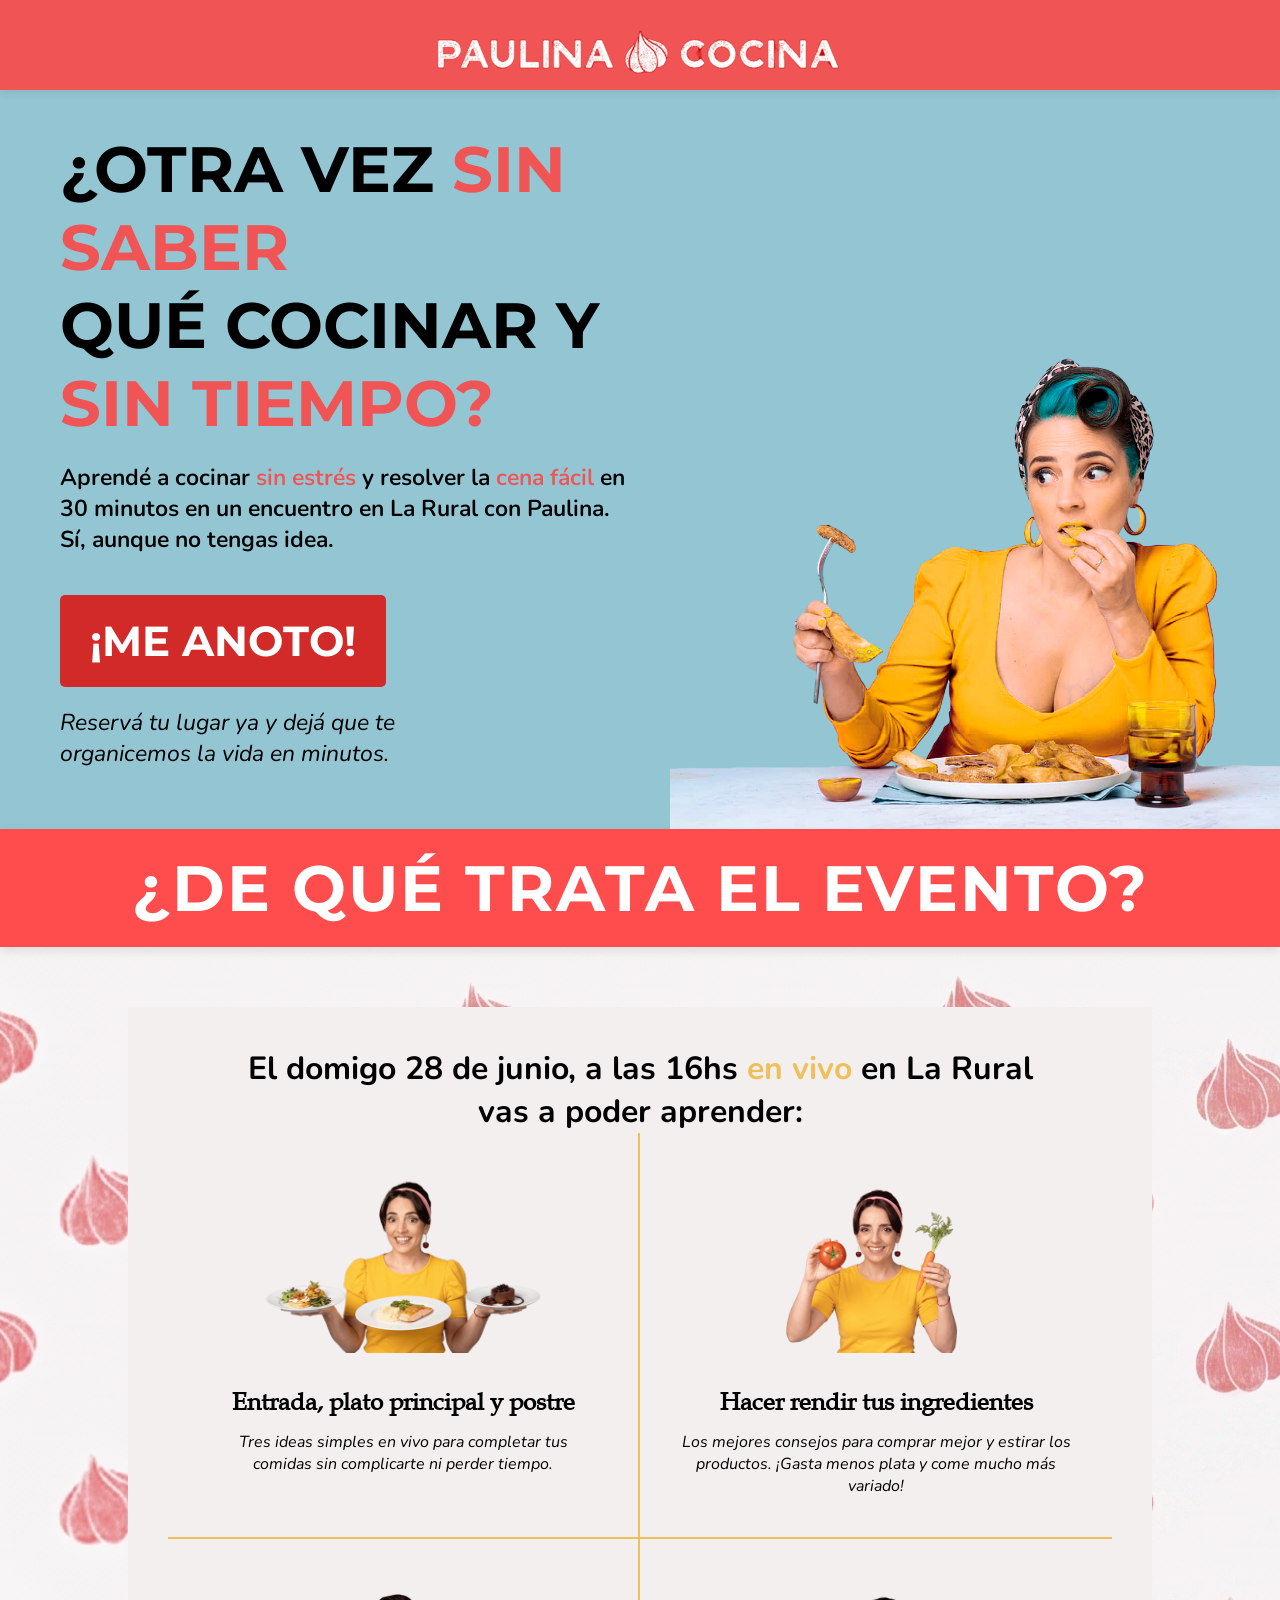
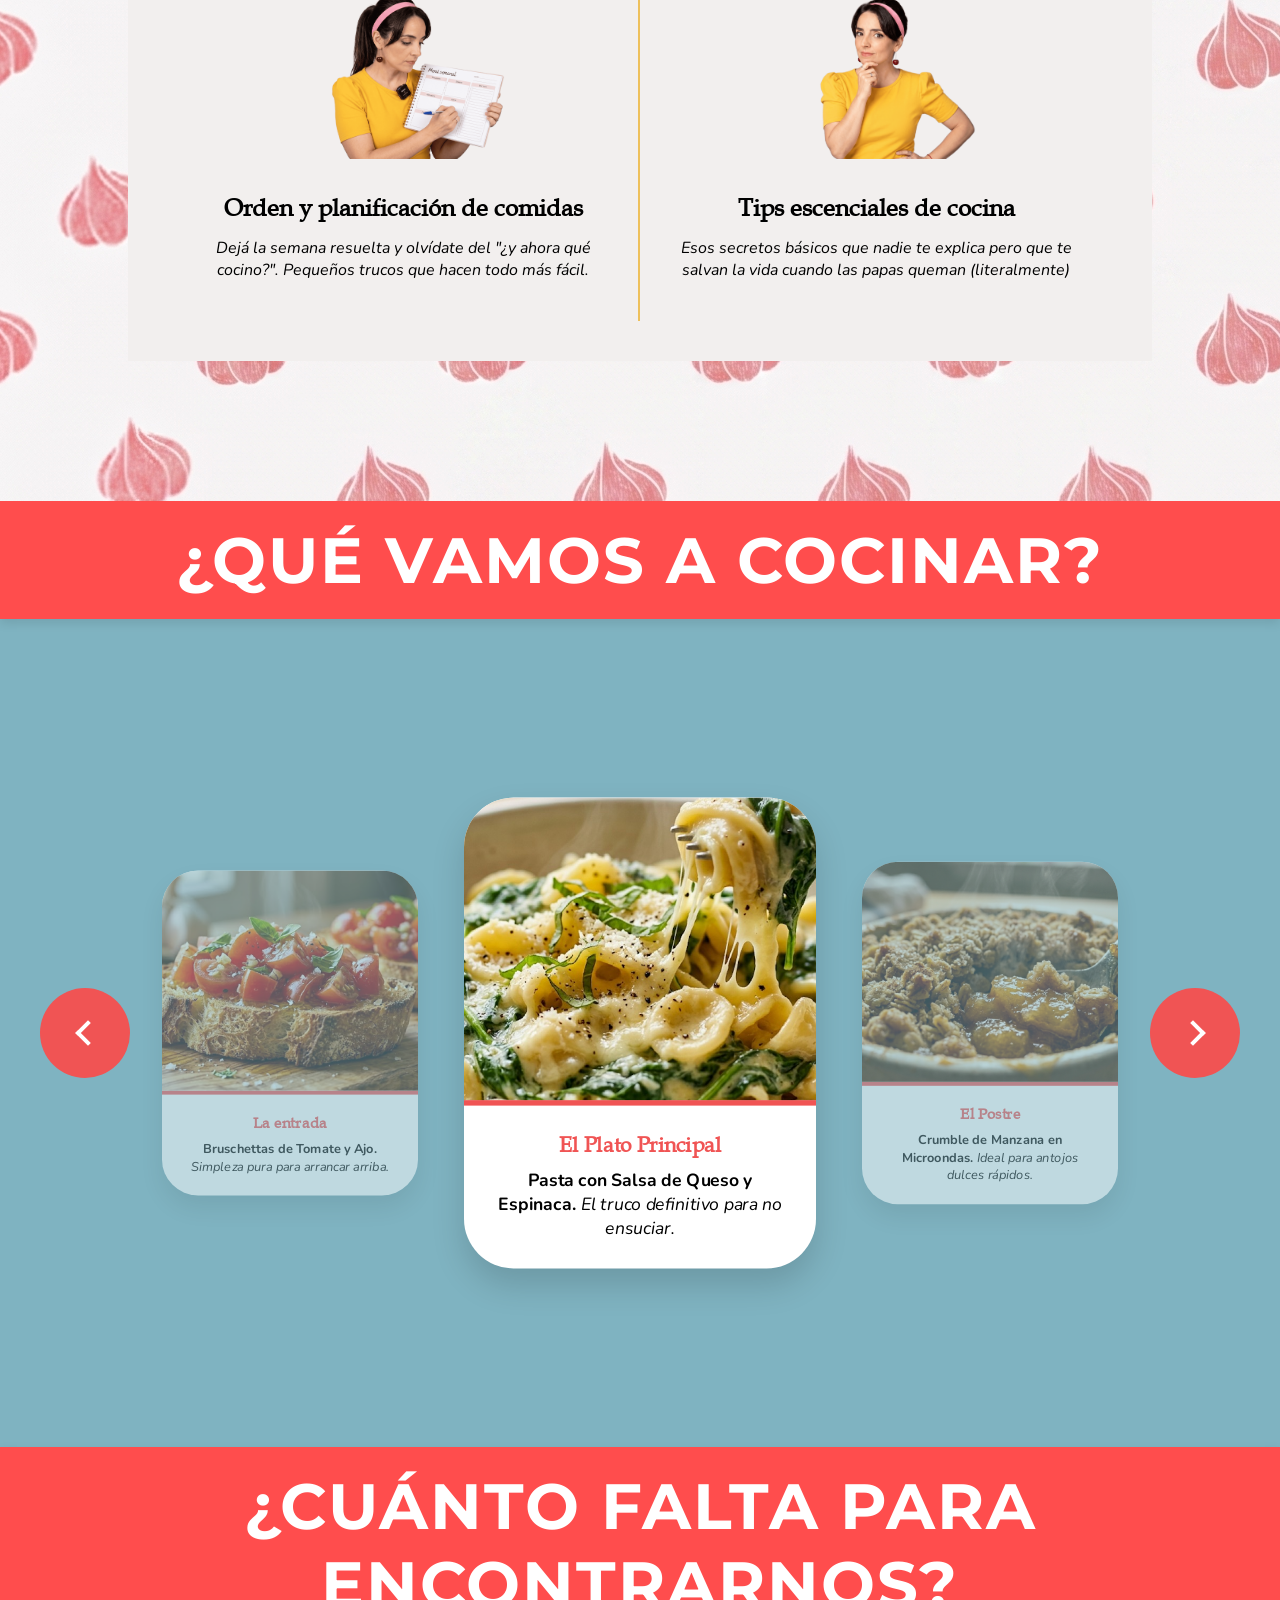
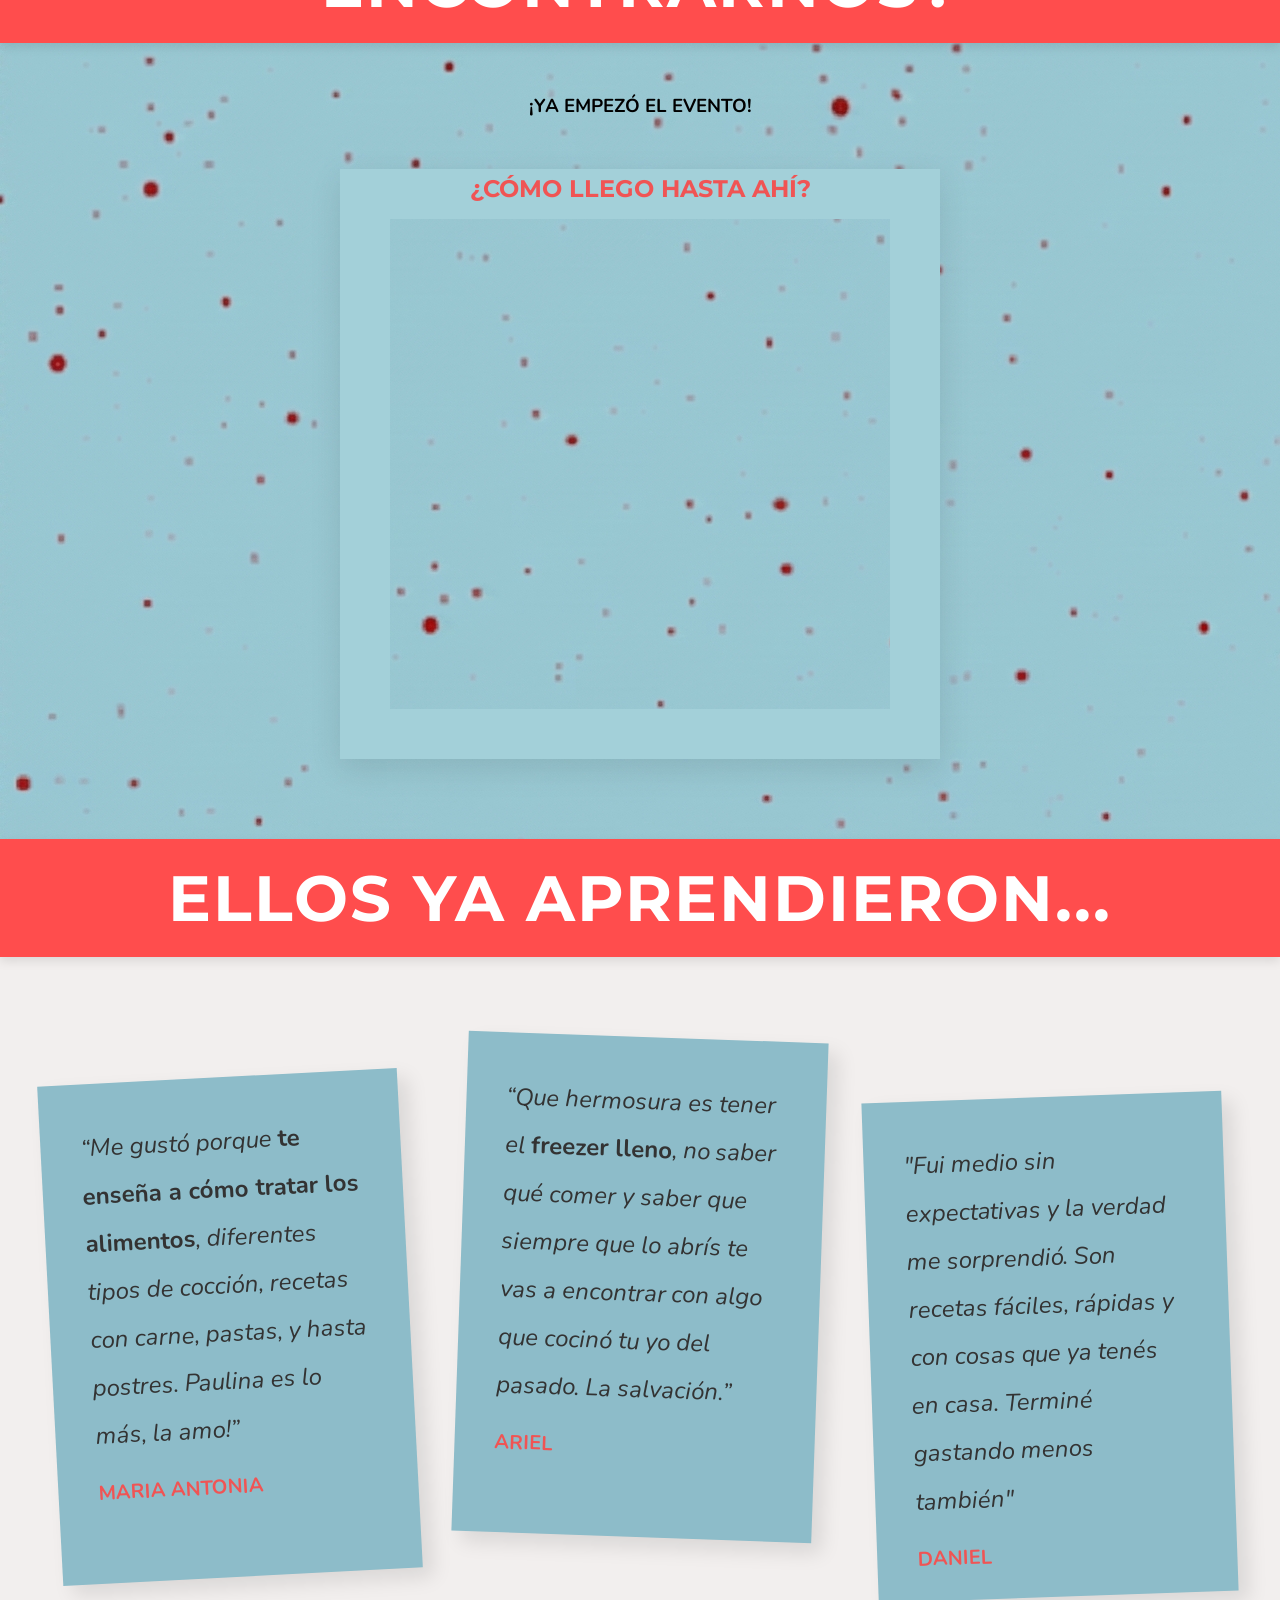
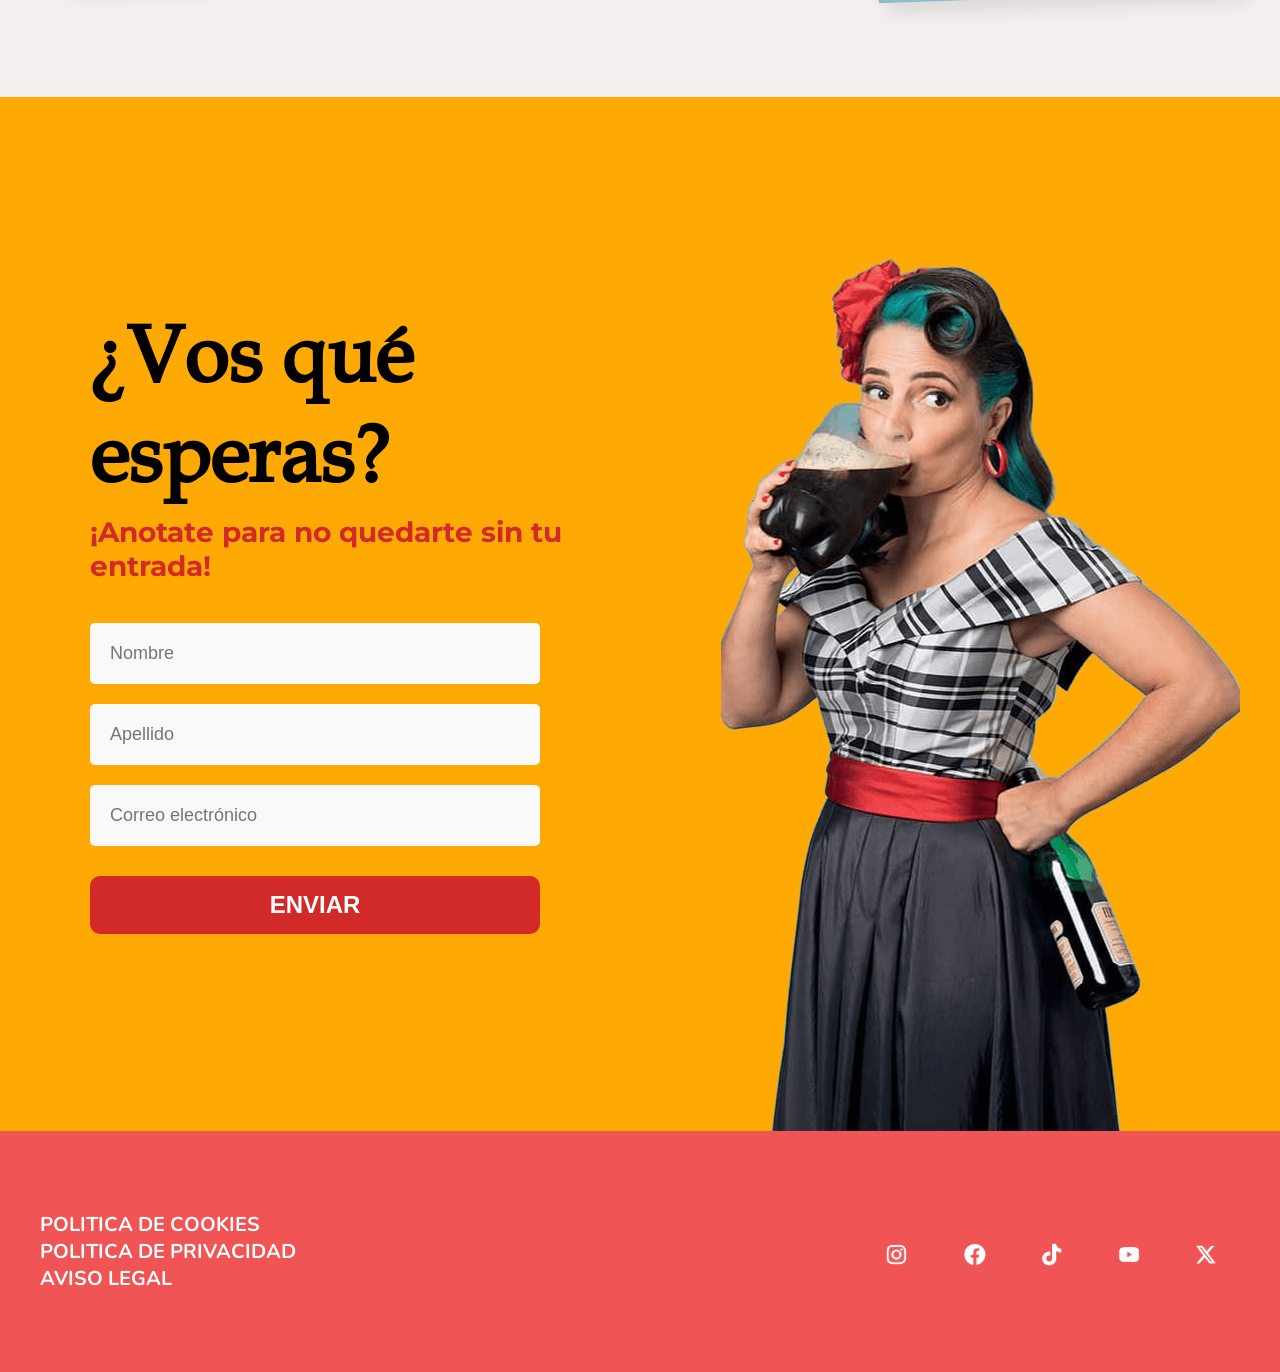
<file: index.html>
<html>

<head>
    <link rel="stylesheet" href="estilos.css">
    <link rel="preconnect" href="https://fonts.googleapis.com">
    <link rel="preconnect" href="https://fonts.gstatic.com" crossorigin>
    <link href="https://fonts.googleapis.com/css2?family=Nunito:ital,wght@0,200..1000;1,200..1000&display=swap"
        rel="stylesheet">

    <link rel="preconnect" href="https://fonts.googleapis.com">
    <link rel="preconnect" href="https://fonts.gstatic.com" crossorigin>
    <link
        href="https://fonts.googleapis.com/css2?family=Montserrat:ital,wght@0,100..900;1,100..900&family=Nunito:ital,wght@0,200..1000;1,200..1000&display=swap"
        rel="stylesheet">
    <script src="animaciones.js"></script>
    <meta name="viewport" content="width=device-width, initial-scale=1.0">
    <meta charset="UTF-8">
</head>

<body>
    <header>
        <img src="imagenes/logo.png" alt="">

    </header>



    <section class="hero" id="inicio">
        <div>
            <h1>
    ¿OTRA VEZ <br class="solo-mobile"> <span class="textoresalta">SIN SABER</span>
<br> QUÉ COCINAR Y <br>
    <span class="textoresalta">SIN TIEMPO?</span>
</h1>
            <p class="texto-pc">
    Aprendé a cocinar <span class="textoresalta">sin estrés</span> y resolver la 
    <span class="textoresalta">cena fácil</span> en <br>
    30 minutos en un encuentro en La Rural con Paulina. <br>
    Sí, aunque no tengas idea.
</p>
            <p class="texto-mobile">
    Aprendé a cocinar <span class="textoresalta">sin estrés</span> y resolver<br>
    la <span class="textoresalta">cena fácil</span> en 30 minutos en un<br>
    encuentro en La Rural con Paulina. <br> Sí,
    aunque no tengas idea.
</p>


            <div class="cta">
                <a href="#formulario" class="boton">¡ME ANOTO!</a>
                <p class="sub-boton">Reservá tu lugar ya y dejá que te <br>
                    organicemos la vida en minutos.</p>
            </div>
        </div>
        <div>
            <img src="imagenes/paulina_portada.png" alt="paulina portada">
        </div>
    </section>



    <section class="infoevento">

        <div class="divisor-rojo">
            <h2>¿DE QUÉ TRATA EL EVENTO?</h2>
        </div>

        <div class="cards">
            <p class="fechayhora">
    El domigo 28 de junio, a las 16hs <span class="resaltado">en vivo</span>  <br class="solo-mobile"> en La Rural   <br class="solo-desktop"> vas a poder aprender: 
</p>
            <div class="card">
                <img src="imagenes/paulina_platos.png" alt="foto de paulina con platos">
                <h3>Entrada, plato principal y postre</h3>
                <p>Tres ideas simples en vivo para
                    completar tus comidas sin complicarte ni perder tiempo.</p>
            </div>

            <div class="card">
                <img src="imagenes/paulina_verduras.png" alt="">
                <h3>Hacer rendir tus ingredientes</h3>
                <p>Los mejores consejos para comprar mejor y estirar los productos. ¡Gasta menos plata y come mucho más
                    variado!</p>
            </div>

            <div class="card">
                <img src="imagenes/paulina_agenda.png" alt="">
                <h3>Orden y planificación de comidas</h3>
                <p>Dejá la semana resuelta y olvídate del "¿y ahora qué cocino?". Pequeños trucos que hacen todo más
                    fácil.</p>
            </div>

            <div class="card">
                <img src="imagenes/paulina_tips.png" alt="">
                <h3>Tips escenciales de cocina</h3>
                <p>Esos secretos básicos que nadie te explica pero que te salvan la vida cuando las papas queman
                    (literalmente)</p>
            </div>
        </div>
    </section>



    <section class="seccion-comidas">
        <div class="divisor-rojo">
            <h2>¿QUÉ VAMOS A COCINAR?</h2>
        </div>

        <div class="contenedor-carrusel">
            <button class="flecha izquierda"></button>

            <div class="ventana-carrusel">
                <div class="riel-tarjetas">
                    <div class="tarjeta">
                        <img src="imagenes/entrada.png" alt="Entrada">
                        <div class="info-tarjeta">
                            <h3>La entrada</h3>
                            <p> <span class="negrita"> Bruschettas de Tomate y Ajo. </span> Simpleza pura para arrancar arriba.</p>
                        </div>
                    </div>

                    <div class="tarjeta">
                        <img src="imagenes/principal.jpeg" alt="Plato Principal">
                        <div class="info-tarjeta">
                            <h3>El Plato Principal</h3>
                            <p> <span class="negrita"> Pasta con Salsa de Queso y Espinaca. </span> El truco definitivo para no ensuciar.</p>
                        </div>
                    </div>

                    <div class="tarjeta">
                        <img src="imagenes/postre.png" alt="Postre">
                        <div class="info-tarjeta">
                            <h3>El Postre</h3>
                            <p> <span class="negrita"> Crumble de Manzana en Microondas. </span> Ideal para antojos dulces rápidos.</p>
                        </div>
                    </div>
                </div>
            </div>

            <button class="flecha derecha"></button>
        </div>
    </section>



    <section class="seccion-contador">
        <div class="divisor-rojo">
            <h2>¿CUÁNTO FALTA PARA ENCONTRARNOS?</h2>
        </div>

        <div class="contenedor-flexible">
            <div class="bloque-ajos">
                <div class="ajo-item">
                    <img src="imagenes/ajo.png" alt="ajo">
                    <div class="texto-ajo"><span id="dias">20</span>
                        <p>días</p>
                    </div>
                </div>
                <div class="ajo-item">
                    <img src="imagenes/ajo.png" alt="ajo">
                    <div class="texto-ajo"><span id="horas">14</span>
                        <p>horas</p>
                    </div>
                </div>
                <div class="ajo-item">
                    <img src="imagenes/ajo.png" alt="ajo">
                    <div class="texto-ajo"><span id="min">57</span>
                        <p>min.</p>
                    </div>
                </div>
                <div class="ajo-item">
                    <img src="imagenes/ajo.png" alt="ajo">
                    <div class="texto-ajo"><span id="seg">44</span>
                        <p>seg.</p>
                    </div>
                </div>
            </div>

            <div class="contenedor-mapa">
              <h3>¿CÓMO LLEGO HASTA AHÍ?</h3>
                <iframe
                    src="https://www.google.com/maps/embed?pb=!1m18!1m12!1m3!1d3285.013396754505!2d-58.42364207426082!3d-34.5785275729633!2m3!1f0!2f0!3f0!3m2!1i1024!2i768!4f13.1!3m3!1m2!1s0x95bcb59cd6452553%3A0x6b521307d135059a!2sLa%20Rural!5e0!3m2!1ses-419!2sar!4v1776716059352!5m2!1ses-419!2sar"
                    width="600" height="450" style="border:0;" allowfullscreen="" loading="lazy"
                    referrerpolicy="no-referrer-when-downgrade"></iframe>
            </div>
        </div>
    </section>



    <section class="testimonioss">
        <div class="divisor-rojo">
            <h2>ELLOS YA APRENDIERON...</h2>
        </div>

        <div class="contenedor-postits">
            <div class="postit">
                <blockquote>
                    <p>“Me gustó porque <span class="negrita"> te enseña a cómo tratar los alimentos</span>, diferentes tipos de cocción, recetas con
                        carne, pastas, y hasta postres. Paulina es lo más, la amo!”</p>
                </blockquote>
                <cite>MARIA ANTONIA</cite>
            </div>

            <div class="postit">
                <blockquote>
                    <p>“Que hermosura es tener el <span class="negrita">freezer lleno</span>, no saber qué comer y saber que siempre que lo abrís te
                        vas a encontrar con algo que cocinó tu yo del pasado. La salvación.”</p>
                </blockquote>
                <cite>ARIEL</cite>
            </div>

            <div class="postit">
                <blockquote>
                    <p>"Fui medio sin expectativas y la verdad me sorprendió. <span class="negrita"></span>Son recetas fáciles, rápidas y con cosas
                        que ya tenés en casa. </span>Terminé gastando menos también"</p>
                </blockquote>
                <cite>DANIEL</cite>
            </div>
        </div>
    </section>





    <section class="final" id="formulario">
        <div class="contenedor-columnas">
            <div class="columna-izquierda">
                <h2 class="titulo-final">¿Vos qué esperas?</h2>
                <p class="subtitulo-final">¡Anotate para no quedarte sin tu entrada!</p>

                <form class="formulario-final">
                    <input type="text" placeholder="Nombre" required>
                    <input type="text" placeholder="Apellido" required>
                    <input type="email" placeholder="Correo electrónico" required>
                    <button type="submit" class="boton-enviar">ENVIAR</button>
                </form>
            </div>







            <div class="columna-derecha">
                <img src="imagenes/paulinafernet.png" alt="Paulina con Fernet">
            </div>
        </div>
    </section>

    <footer>
        <div class="footer-contenido">
            <div class="footer-links">
                <p>POLITICA DE COOKIES</p>
                <p>POLITICA DE PRIVACIDAD</p>
                <p>AVISO LEGAL</p>
            </div>

            <div class="footer-redes">
                <a href="https://www.instagram.com/paulinacocina/">
                <img src="imagenes/iglogo.png" alt="Instagram"></a>

               <a href="https://www.facebook.com/paulinacocina.net?locale=es_LA"> <img src="imagenes/facebooklogo.png" alt="Facebook"></a>
               
               
               <a href="https://www.tiktok.com/@paulinacocina"><img src="imagenes/tiktoklogo.png" alt="TikTok"></a>
             
             <a href="https://www.youtube.com/@paulinacocina">  <img src="imagenes/ytlogo.png" alt="YouTube"></a>
               <a href="https://x.com/paulina_cocina"> <img src="imagenes/twitterlogo.png" alt="Twitter"></a>
            </div>
        </div>
    </footer>

    <div id="modalExito" class="modal-overlay">
        <div class="modal-contenido">

            <div class="cuerpo-modal">
                <div class="circulo-check">
                    <div class="check-icono"></div>
                </div>
                <h2 id="mensajeExito">¡LISTO, <span id="userName"></span>! YA ESTÁS ADENTRO!</h2>
                <p>Revisá tu mail que te mandamos los detalles <br> ¡No te pierdas de esta experiencia!</p>
                <button id="cerrarModal" class="boton-volver" type="button">Volver al inicio</button>
            </div>
        </div>
    </div>
</body>

</html>
</file>
<file: estilos.css>
* {
    margin: 0;
    padding: 0;
    box-sizing: border-box;
}

html, body {
    overflow-x: hidden; /* Evita el scroll horizontal */
    width: 100%;
}
@font-face {
    font-family: 'Montserrat'; 
    src: url('fuentes/Montserrat-VariableFont_wght.ttf/');}

  @font-face {  font-family: "Nunito";
    src: url(fuentes/Nunito-Italic-VariableFont_wght.ttf);}

  @font-face {  font-family: "Book Antiqua";
    src: url(fuentes/bookantiqua.ttf);
} 





body {
    font-family: 'Nunito', sans-serif;
   
}

header {
 background-color: #F15454;
    height: 90px;
    padding: 0 20px;
    color: white;
    text-align: center;
    font-weight: 700;
    letter-spacing: 2px;
    
    /* fijo arriba */
    position: sticky;
    top: 0;
    z-index: 1000; 
    
    /* CentraMOSS el logo */
    display: flex;
    justify-content: center;
    align-items: center;
    box-shadow: 0 2px 10px rgba(0,0,0,0.1);
}
    

     /*SECCION PORTADA */

.hero h1 { 
    font-family: 'Montserrat';
    font-size: 64px;
    font-weight: 700;
}



.textoresalta{
color: #F15454;
}


.hero {
    background: #93C6D2;
    width: 100%;
    display: grid;
    grid-template-columns: 1fr 1fr;
    align-items: center; /* Mantiene el texto centrado verticalmente */
    padding: 40px 0px 0px 60px;
} 
.hero > div:last-child {
    align-self: flex-end; /* Empuja solo este bloque hacia abajo */
    line-height: 0;       /* Elimina espacios fantasmas debajo de la imagen */
    justify-content: flex-end; 
    align-items: flex-end;


}



.hero img {
    height: auto;
    width: 120%;
    display: block; /* Ayuda a que pegue contra el borde inferior */
}

.solo-mobile {
    display: none;
}

.solo-desktop {
    display: block;
}

.hero p {
    font-size: 23px;
    margin: 20px 0;
    padding: 0;

}
.texto-mobile {
    display: none;
    font-weight: 650;
    font-family: 'Nunito';
}

.texto-pc {
    font-weight: 650;
    font-family: 'Nunito';
}

a {
   
    display: inline-block;
    background: #D22929;
    color: white;
    padding: 20px 30px;
    text-decoration: none;
    font-weight: bold;
    border-radius: 5px;
    margin-top: 40px
}

.cta {
    margin-left: 0;   
    margin-right: 0;  
    text-align: left; /* Asegura que el contenido interno se alinee a la izquierda */
    transform: translateY(-40px); 
}

.boton {
    font-family: 'montserrat', sans-serif;
    font-size: 42px;
    font-weight: 700;
    margin-top: 60px;
}

.sub-boton {
    font-size: 24px;
    padding: 0px 0px 50px 0px;
    font-family: 'Nunito';
  
}


 /*SECCION DE QUE TRATA EL EVENTO */

.divisor-rojo {
    background-color: #ff4d4d;
    width: 100%;               /* Que ocupe todo el ancho */
    padding: 20px 0;           /* Espacio arriba y abajo del texto */
    text-align: center;        /* Centra el texto */
    box-shadow: 0 4px 10px rgba(0,0,0,0.1); /* Sombra suave abajo */
  }

  .divisor-rojo h2 {
    color: white;              /* Letra blanca */
    font-family: "Montserrat";
    font-size: 64px;
    margin: 0;
    text-transform: uppercase; /* Todo en mayúsculas */
    letter-spacing: 2px;     
  }
  
 .infoevento {
        background-image: url('imagenes/fondocebollas.png'); 
        padding-bottom: 80px;
        width: 100%;
        display: flex;
        flex-direction: column;
        align-items: center;
    }
    .fechayhora {
       grid-column: span 2;
        text-align: center;
        font-weight: bold;
        font-family: Nunito;
        font-size: 32px
     
    }

   .cards { 
        background-color: #f2efee;
        width: 80%; /* Ajusta según tu Figma */
        max-width: 1100px;
        margin: 60px auto; /* 60px es la separación con el título rojo */
        display: grid;
        grid-template-columns: 1fr 1fr; 
        padding: 40px;
        position: relative;
    }
.resaltado {
    color: #eec05b; /* tu rojo */
}

    /* cada cuadrito y cada imagen */
    .card {
        padding: 40px;
        text-align: center;
        display: flex;
        flex-direction: column;
        align-items: center;
    }

    .card img {
        height: 200px; 
        margin-bottom: 20px;
    }

    .card h3 {
        font-size: 24px;
     font-family: 'Book Antiqua', serif;
       
    }

 /* --- CONFIGURACIÓN DE BORDES AMARILLOS --- */
    
    /* Línea vertical: Se la damos a la card 1 y 3 (las de la izquierda) */
    /* Como el párrafo es el elemento 1, las cards son el 2, 3, 4 y 5 */
    .card:nth-child(2), .card:nth-child(4) {
        border-right: 2px solid #eec05b;
    }

    /* Línea horizontal: Se la damos a la card 1 y 2 (las de arriba) */
    /* En el código son el elemento 2 y 3 */
    .card:nth-child(2), .card:nth-child(3) {
        border-bottom: 2px solid #eec05b;
    }

    /* Ajuste de imágenes y textos */
    .card img {
        height: 180px;
        margin-bottom: 20px;
    }

    .card h3 {
        margin: 15px 0;
        font-size: 24px;
    }

.card p{
    font-family: 'Nunito';
}


     /*--------------------------------SECCION DE QUE VAMOS A COCINAR ------------------*/
.seccion-comidas {
        background-color: #7fb3c1;
        overflow: hidden;
    }

  .contenedor-carrusel {
        position: relative;
        display: flex;
        align-items: center;
        justify-content: center;
        width: 100%;
        max-width: 1200px; 
        margin: 50px auto;
        padding: 150px 80px; /
    }

    .ventana-carrusel {
        width: 100%;
        overflow: visible; /* Para que se vean las de los costados */
        display: flex;
        justify-content: center;
    }

    .riel-tarjetas {
        display: flex;
        gap: 30px;
        align-items: center;
        transition: transform 0.6s cubic-bezier(0.4, 0, 0.2, 1);
    }

    .tarjeta {
        background-color: white;
        border-radius: 45px;
        min-width: 320px; 
        box-shadow: 0 15px 30px rgba(0,0,0,0.15);
        overflow: hidden;
        transition: all 0.5s ease;
        opacity: 0.5;
        transform: scale(0.8);
    }

  
    .tarjeta.activa {
        opacity: 1;
        transform: scale(1.1);
        z-index: 5;
    }

    /* Flechas */
    .flecha {
        background-color: #f05454;
        border: none;
        border-radius: 50%;
        width: 90px;
        height: 90px;
         padding: 0;             
  aspect-ratio: 1 / 1;     
  flex-shrink: 0; 
        cursor: pointer;
        position: relative;
        display: flex;
        justify-content: center;
        align-items: center;
        z-index: 10;
    }

    .flecha::after {
        content: '';
        width: 14px; height: 14px;
        border-top: 4px solid white;
        border-right: 4px solid white;
    }

    .flecha.izquierda::after { transform: rotate(-135deg); margin-left: 5px; }
    .flecha.derecha::after { transform: rotate(45deg); margin-right: 5px; }
    
    .negrita {
font-weight: 700;

    }
    .tarjeta img { width: 100%; height: 280px; object-fit: cover; border-bottom: 5px solid #f05454; }
    .info-tarjeta { 
        padding: 25px; 
        text-align: center;
     }
    .info-tarjeta h3 { 
        color: #f05454; 
        margin-bottom: 10px;
     font-family: 'Book Antiqua', serif;
    } 



   /*--------------------------------SECCION DEl contador ------------------*/


    .seccion-contador {
      background-image: url(imagenes/fondomanchas.png);
        padding-bottom: 80px;
        text-align: center;
    }

    .contenedor-flexible {
        display: flex;
        flex-direction: column;
        align-items: center;
        gap: 50px;
        margin-top: 50px;
    }

    /* --- ESTILO DE LOS AJOS --- */
    .bloque-ajos {
        display: flex;
        justify-content: center;
        gap: 30px;
        
    }

    .ajo-item {
        position: relative; /* Para que el texto se mueva adentro del ajo */
        width: 247px;
    }

    .ajo-item img {
        width: 100%;
    }

    .texto-ajo {
        position: absolute;
        top: 65%; /* Ajusta esto para centrar el número en la panza del ajo */
        left: 47%;
        transform: translate(-50%, -50%);
        color: #f05454; /* Rojo */
        font-family: 'Montserrat', sans-serif  !important;
        font-weight: 800;

    }

    .texto-ajo span {
        font-size: 90px;
        display: block;
        line-height: 1;
    
    }

    .texto-ajo p {
        font-size: 1rem;
        margin: 0;
        font-family: serif; 
    }

    /* --- ESTILO DEL MAPA --- */
    .contenedor-mapa {
        border: 50px solid #a3d0d9; /* Borde celeste clarito */
        box-shadow: 0 10px 30px rgba(0,0,0,0.1);
        line-height: 0; /* Quita espacio extra abajo */
    }
   .contenedor-mapa h3 {
    position: relative;
    font-size: 24px;
    font-family: 'Montserrat';
    color: #f05454;
    margin-top: -30px;
    padding-bottom: 20px; 
}
    

    .contenedor-mapa iframe {
        width: 500px; /* Ancho en PC */
        height: 500px; }




/*---------------------- TESTIMONIOSSSSSSSSSSSSSSSSSSSSSS---------------------------- */

    .testimonioss {
        background-color: #f2efee; 
        padding-bottom: 100px;
        text-align: center;
    }

    .contenedor-postits {
        display: flex;
        justify-content: center;
        align-items: flex-start;
        gap: 50px;
        margin-top: 80px;
        padding: 0 50px;
    }

    .postit {
        background-color: #8dbcc9;
        width: 500px;
        height: 500px;
        padding: 40px;
        box-shadow: 10px 10px 20px rgba(0,0,0,0.1); /* Sombra */
        transition: transform 0.3s ease;
    }

    /* --- Rotaciones d  cada uno --- */
    .postit:nth-child(1) {
        transform: rotate(-3deg);
        margin-top: 40px;
    }

    .postit:nth-child(2) {
        transform: rotate(2deg);
    }

    .postit:nth-child(3) {
        transform: rotate(-2deg);
        margin-top: 60px;
    }

    /* Efecto al pasar el mouse */
    .postit:hover {
        transform: rotate(0deg) scale(1.05);
        z-index: 10;
    }

    /* --- TEXTO  DEL POST-IT --- */
    .postit blockquote p {
        font-size: 150%;
        line-height: 2;
        color: #333;
        margin-bottom: 20px;
        text-align: left;
    }

    .postit cite {
        color: #f05454; /* Rojo para el nombre */
        font-weight: bold;
        font-style: normal;
        display: block;
        text-align: left;
        text-transform: uppercase;
        font-size: 20px
    }
 .final{
        background-color: #FEA904;
        margin: 0px;
        border: 0px;
        padding: 10px 0 0 0; 
    }


.contenedor-columnas {
    display: flex;
    max-width: 1200px;
    margin: 0 auto;
    align-items: center; /* Centra el formulario verticalmente respecto a la imagen */
    justify-content: space-between;
}

.columna-izquierda {
    flex: 1;
    padding-left: 50px;
}

.columna-derecha {
    flex: 1;
    padding-left: 80px;
    display: flex;
    justify-content: flex-end;
}

.columna-derecha img {
    max-width: 200%;
    padding-left: 100px; 
    display: block; /* Quita espacios raros abajo de la imagen */
}

/* --- ESTILOS DEL FORMULARIO --- */

.titulo-final {
    font-family: 'Book Antiqua', serif; /* O la que prefieras */
    font-size: 80px;
    margin-bottom: 10px;
}

.subtitulo-final {
    font-family: 'Montserrat', sans-serif;
    color: #D22929; /* Tu rojo */
    font-size: 28px;
    font-weight: 700;
    margin-bottom: 40px;
     
}

.formulario-final {
    display: flex;
    flex-direction: column; /* Apila los inputs uno abajo del otro */
    gap: 20px; /* Espacio entre campos */
    max-width: 450px; /* Para que no sean  largos */
}

.formulario-final input {
    padding: 20px;
    font-size: 18px;
    border: none;
    border-radius: 5px;
    background-color: #f9f9f9;
}

.boton-enviar {
    background-color: #D22929;
    color: white;
    border: none;
    padding: 15px;
    font-size: 24px;
    font-weight: bold;
    border-radius: 10px;
    cursor: pointer;
    margin-top: 10px;
    transition: background 0.3s;
}

.boton-enviar:hover {
    background-color: #a51f1f;
}

footer{
        background-color: #f05454;
       width: 100%;
        padding: 80px 0;
       
    }

    .footer-redes a {
    background: transparent;
    padding: 15;
    margin-top: 0;
    border-radius: 0;
}
 footer img{
    display: inline-block;
 }

 .footer-contenido {
   
    margin: 0 auto;    /* Centra el contenedor */
    display: flex;
    justify-content: space-between; /* Texto a la izq, logos a la derecha */
    align-items: center; /* Los centra verticalmente entre sí */
    padding: 0 40px;   /* Un margen interno para que no toquen el borde */
}

.footer-links {
    display: block;

    gap: 100px; /* Espacio entre las políticas */
    color: white;
    font-weight: bold;
    font-size: 20px;
}

.footer-redes {
    display: flex;
    gap: 15px; /* Espacio entre logos */
}

.footer-redes img {
    height: 50px; /* Tamaño de los iconos */
    width: auto;
    filter: brightness(0) invert(1); 
}
.footer-redes img:hover {
    transform: scale(1.2); /* Efecto de agrandado al pasar el mouse */
}

.boton:hover {
    background-color: white;
color: #a51f1f;
border: #D22929;
    transform: scale(1.05);    
    transition: all 0.3s ease; /* Movimiento suave */
}

.boton-enviar:hover {
 background-color: white; 
color: #a51f1f;
    box-shadow: 0 5px 15px rgba(210, 41, 41, 0.4); /* Brillo rojo abajo */
}

/* --- ESTILOS DEL MODAL DE ÉXITO --- */
.modal-overlay {
    position: fixed;
    top: 0; left: 0;
    width: 100%; height: 100%;
    background: rgba(0, 0, 0, 0.8);
    display: none; /* Se activa con JS */
    justify-content: center;
    align-items: center;
    z-index: 9999;
}

.modal-contenido {
    background: #f2f2f2;
    width: 90%;
    max-width: 600px;
    border-radius: 10px;
    overflow: hidden;
    text-align: center;
    box-shadow: 0 10px 30px rgba(0,0,0,0.5);
}



.cuerpo-modal { padding: 40px; }

.circulo-check {
    width: 100px; height: 100px;
    background: #c8e6c9;
    border: 2px solid #2e7d32;
    border-radius: 50%;
    margin: 0 auto 20px;
    display: flex;
    justify-content: center;
    align-items: center;
}

.check-icono {
    width: 20px; height: 40px;
    border: solid #2e7d32;
    border-width: 0 5px 5px 0;
    transform: rotate(45deg);
    margin-bottom: 10px;
}

.cuerpo-modal h2 {
    font-family: 'Montserrat', sans-serif;
    font-weight: 900;
    font-size: 28px;
    margin-bottom: 15px;
}

.cuerpo-modal h2 span { color: #D22929; }

.boton-volver {
    background-color: #FEA904;
    border: none;
    padding: 15px 40px;
    font-weight: bold;
    font-size: 20px;
    border-radius: 8px;
    cursor: pointer;
    margin-top: 20px;
}

.boton-volver:hover{
    background-color:#D22929;
    color: black;
}






@media (max-width: 768px){

    header {
        height: 60px; /* más bajito */
        padding: 0 15px;
        justify-content: flex-start; /*  lo lleva a la izquierda */
    }

    header img {
        height: 25px; /* achic el logo */
    }

    header h1 {
        font-size: 16px;
        letter-spacing: 1px;
    }

.hero {
    position: relative;
    display: flex;
    flex-direction: column;
    padding: 40px 15px 250px 15px;
    gap: 15px;
     overflow: hidden;
}
.hero h1 {
    font-family: 'Montserrat';
    font-size: 32px;
    width: 100%;
}
.hero img {
   position: absolute;
    bottom: 0px;   
    right: -50vw;    
    width: 150vw;     
    max-width: none;
    height: auto;
     pointer-events: none;

     
}

.solo-mobile {
        display: block;
    }

 .solo-desktop {
        display: none;
    }

.hero p {
    font-size: 18px;
    margin: 10px 0;
    padding: 0;
}

.texto-pc {
        display: none;
    }

  .texto-mobile {
    display: block;
    font-size: 16px;
    line-height: 1.3;
      max-width: 320px; 
}

a {
    padding: 5px 10px;
}

.cta {
    margin-left: 0;     
    margin-right: 0;
    display: flex;
    flex-direction: column;
    align-items: flex-start; 
    text-align: left;        
    transform: translateX(0); 
}
.boton {
    font-size: 24px;
    font-weight: 700;
    margin-top: 15px;
}

.hero .sub-boton {
    font-size: 14px;
    padding: 0px
  
}


.contenedor-carrusel {
    margin: 30px auto;     
    padding: 60px 20px;    
}

.tarjeta {
    min-width: 220px;   
    border-radius: 25px; 
}
.tarjeta img {
    height: 180px; 
}
.riel-tarjetas {
    gap: 15px; 
}

.flecha {
    width: 50px;
    height: 50px;
    position: absolute;
    top: 50%;
    transform: translateY(-50%);
}
.flecha.izquierda {
    left: 10px; 
}

.flecha.derecha {
    right: 10px;
}

.flecha::after {
    width: 10px;
    height: 10px;
    border-top: 3px solid white;
    border-right: 3px solid white;
}

.info-tarjeta {
    padding: 15px; 
}

.info-tarjeta p {
    font-size: 14px;
}

.info-tarjeta h3 {
    font-size: 18px;
}









.cards {
        display: flex !important; 
        flex-direction: column !important; /* Fuerza la columna única */
        grid-template-columns: 1fr !important; 
        width: 95% !important;
        margin: 20px auto !important;
        padding: 15px !important;
    }

    .card {
        width: 100% !important;
        border-right: none !important; /* Quita la línea amarilla lateral */
        border-bottom: 2px solid #eec05b !important; /* La pone abajo para separar */
        padding: 30px 10px !important;
    }

    .card:last-child {
        border-bottom: none !important; /* La última no lleva línea abajo */
    }

    .card img {
        height: 150px !important; /* Achicamos un poco las imágenes */
        width: auto !important;
    }

    /* Ajuste del título rojo para que no quede gigante */
    .divisor-rojo h2 {
        font-size: 18px !important;
    }

    .infoevento {
        background-image: url('imagenes/fondocebollas.png'); 
        padding-bottom: 80px;
        width: 100%;
        display: flex;
        flex-direction: column;
        align-items: center;
    }
    .fechayhora {
       grid-column: span 2;
        text-align: center;
        font-weight: bold;
        font-family: Nunito;
        font-size: 15px
     
}
 .card h3 {
        font-size: 18px
    }








    /* --- PARTE DE CONTADOR */
   
.contenedor-flexible {
        gap: 30px !important;
        margin-top: 30px !important;
        width: 100% !important;
        padding: 0 10px !important;
    }

    /* 2. Los ajos: 2 arriba y 2 abajo */
    .bloque-ajos {
        display: grid !important;
        grid-template-columns: 1fr 1fr !important; /* Crea las dos columnas */
        gap: 15px !important;
        width: 90% !important;
        justify-items: center !important;
    }

    .ajo-item {
        width: 140px !important; /* Achicamos el ajo para que entren dos */
    }

    /* 3. Ajustamos los números dentro de los ajos */
    .texto-ajo span {
        font-size: 50px !important; /* Números más chicos para el celu */
    }

    .texto-ajo p {
        font-size: 0.8rem !important;
    }

    /* 4. El Mapa: Que no se desborde */
    .contenedor-mapa {
        width: 95% !important;
        border-width: 5px !important; /* Borde más fino para el celu */
        margin-top: 32px;
    }

    .contenedor-mapa iframe {
        width: 100% !important; /* Que use todo el ancho disponible */
        height: 300px !important; /* Un poco más petiso para que no ocupe toda la pantalla */
    }

/* --- PARTE DE TESTIMONIOS */

 .testimonioss {
        background-color: #f2efee; 
        padding-bottom: 100px;
        text-align: center;
    }

    .contenedor-postits {
        display: grid;
        justify-content: center;
        align-items: flex-start;
        gap: 60px;
        margin-top: 80px;
        margin-bottom: 20px;
        padding: 0 50px;
    }

    .postit {
        background-color: #8dbcc9;
        width: 300px;
        height: 300px;
        padding: 40px;
        box-shadow: 10px 10px 20px rgba(0,0,0,0.1); /* Sombra */
        transition: transform 0.3s ease;
    }

    /* --- Rotaciones d  cada uno --- */
    .postit:nth-child(1) {
        transform: rotate(-3deg);
        margin-top: 40px;
    }

    .postit:nth-child(2) {
        transform: rotate(2deg);
    }

    .postit:nth-child(3) {
        transform: rotate(-2deg);
        margin-top: 60px;
    }

    /* Efecto al pasar el mouse */
    .postit:hover {
        transform: rotate(0deg) scale(1.05);
        z-index: 10;
    }

    /* --- TEXTO  DEL POST-IT --- */
    .postit blockquote p {
        font-size: 100%;
        line-height: 2;
        color: #333;
        margin-bottom: 20px;
        text-align: left;
        font-weight: 600;
    }

    .postit cite {
        font-size: 15px;
    }

.final {
        background-color: #FEA904 !important; 
        padding: 5px 0 0 0 !important;
        position: relative; 
        overflow: hidden;
    }
 
    .contenedor-columnas {
        display: block !important; 
        width: 100% !important;
        position: relative;
        min-height: 600px;
    }

    /* COLUMNA DEL FORMULARIO */
    .columna-izquierda {
        width: 100% !important;
        padding: 0 20px !important;
        position: relative;
        z-index: 2;
        text-align: left !important;

         
    }

    .titulo-final {
        font-size: 35px !important;
        line-height: 1.1 !important;
        margin-bottom: 15px !important;
            white-space: nowrap;
            text-align: center;
            margin-top: 20px;
    }

    .subtitulo-final {
        font-size: 18px !important;
        color: #D22929 !important;
        margin-bottom: 20px !important;
        width: 100%;
          text-align: center;
    }

    .formulario-final {
        width: 100% !important; 
    }

    .formulario-final input {
       font-size: 14px !important; 
        height: 40px !important;   
        padding: 8px 12px !important; 
    }
    .formulario-final input::placeholder {
        font-size: 12px !important;
    }

    .boton-enviar {
        width: 100% !important;
        padding: 10px !important;
        font-size: 18px !important;
    }



    /* COLUMNA DE PAULINA CELU (LA CLAVE) */
  
.columna-derecha {
    position: absolute !important;
    bottom: 0px !important;
    left: 50% !important;
    transform: translateX(-50%) !important;

    width: 100% !important;
    height: 500px; /* 👈 ventana de recorte */

    display: flex;
    justify-content: center;
    align-items: flex-end;

    overflow: hidden; /* 👈 recorta */

    z-index: 1;
    pointer-events: none;
}

.columna-derecha img {
    width: 100%;
    max-width: 420px;
    height: auto;
    transform: translate( -70px, 36% ); /* 👈 (VALOR_X, SUBE la imagen para cortar abajo */
}






     .modal-overlay {
        position: fixed;
    inset: 0; /* 👈 reemplaza top/left/width/height */

    background: rgba(0, 0, 0, 0.8);

    display: none; /* sigue igual, lo activa JS */
    
    justify-content: center;
    align-items: center;

    padding: 20px;
    z-index: 9999;
    }

    .modal-contenido {
        width: 100%;
        max-width: 320px; /* 👈 límite real */
        
        max-height: 90vh; /* 👈 nunca se pasa de la pantalla */
        overflow-y: auto; /* 👈 scroll interno si hace falta */
        
        display: flex;
        flex-direction: column;
        justify-content: center;

        border-radius: 16px;
    }

    .cuerpo-modal {
        padding: 25px 20px;
    }






    

footer {
        padding: 0px 20px !important;
    }

  .footer-contenido {
        display: flex !important;
        flex-direction: column-reverse !important; 
        gap: 30px !important;
        align-items: center !important;
        padding: 40px 10px !important;
    }

    .footer-redes {
        display: flex !important;
        justify-content: center !important;
        gap: 5px !important; 
        margin-bottom: 10px !important;
    }

    .footer-redes img {
        justify-content: center;
        height: 50px !important; /* Tamaño cómodo para tocar con el dedo */
        width: auto !important;
    }


    .footer-links {
        display: flex !important;
        flex-direction: column !important;
        gap: 15px !important;
        text-align: center !important;
        font-size: 15px !important; 
        color: white !important;
        font-weight: bold !important;
    }







}
</file>
